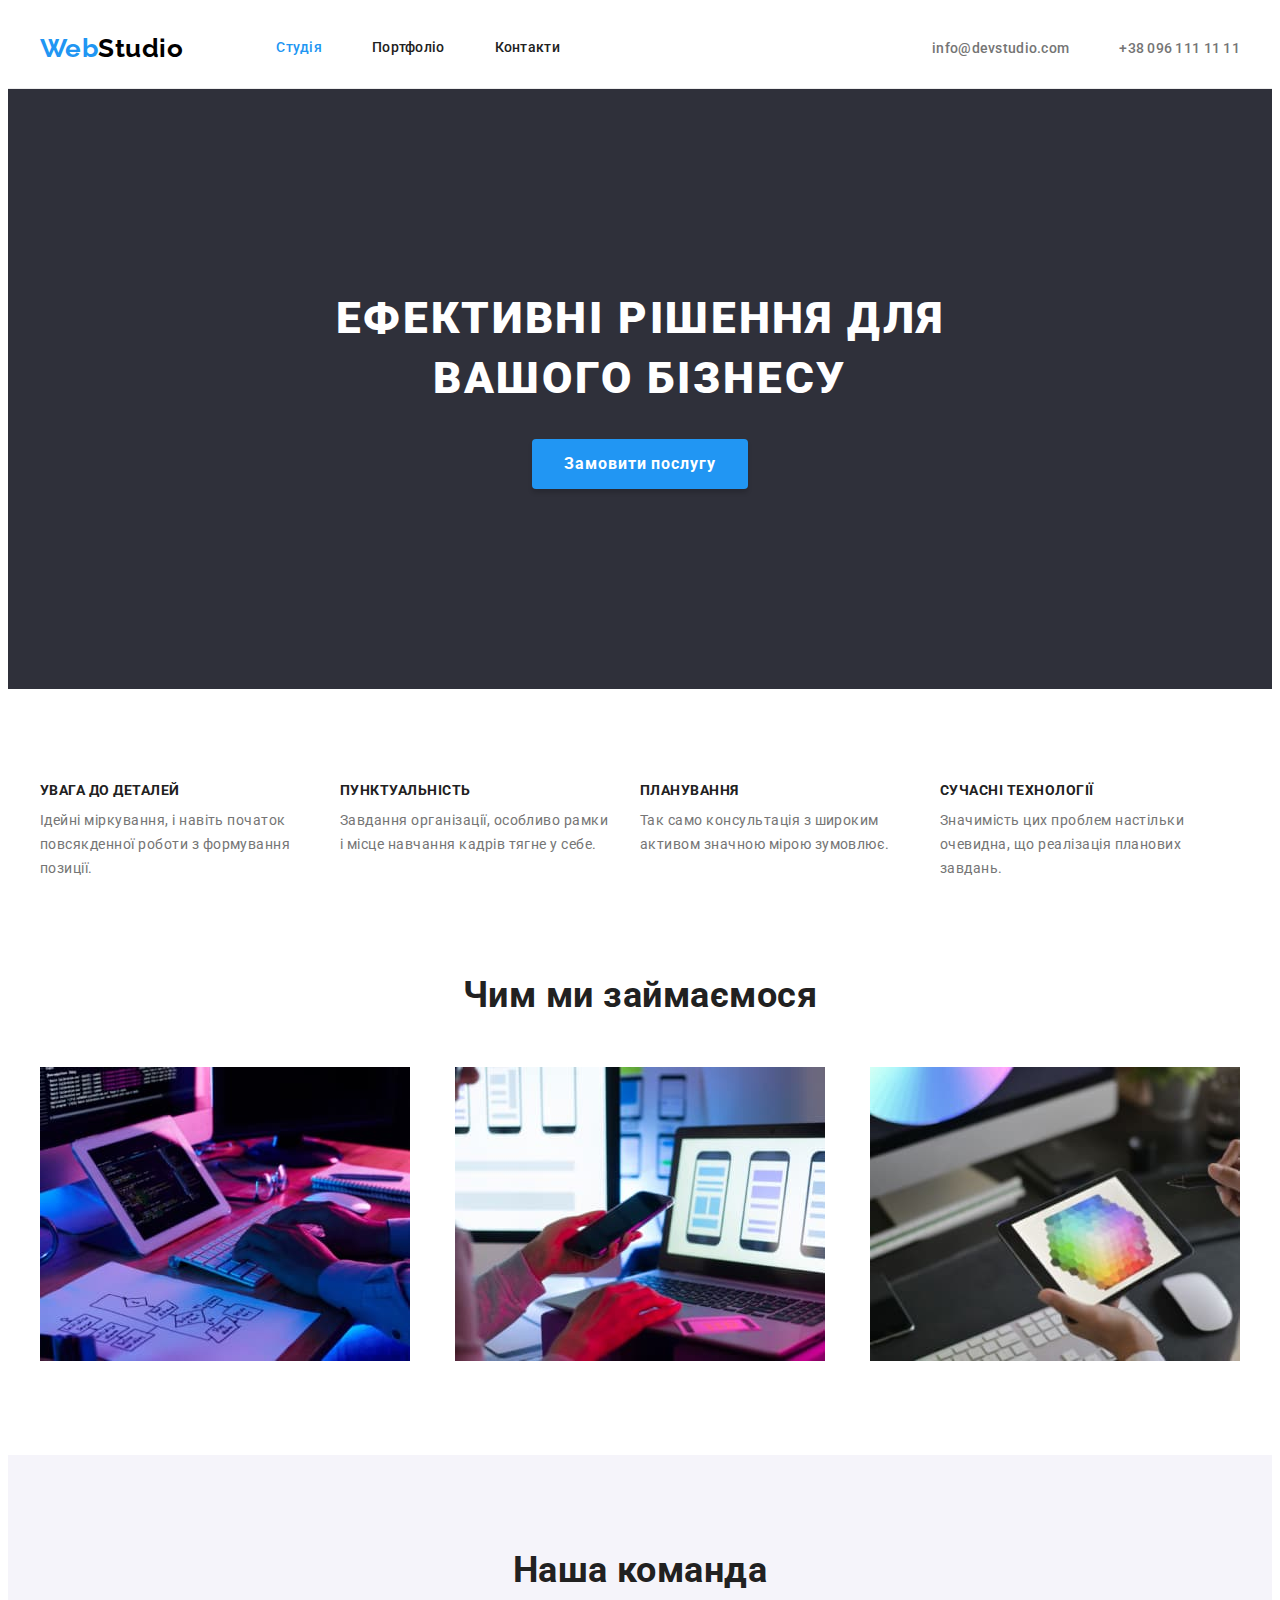
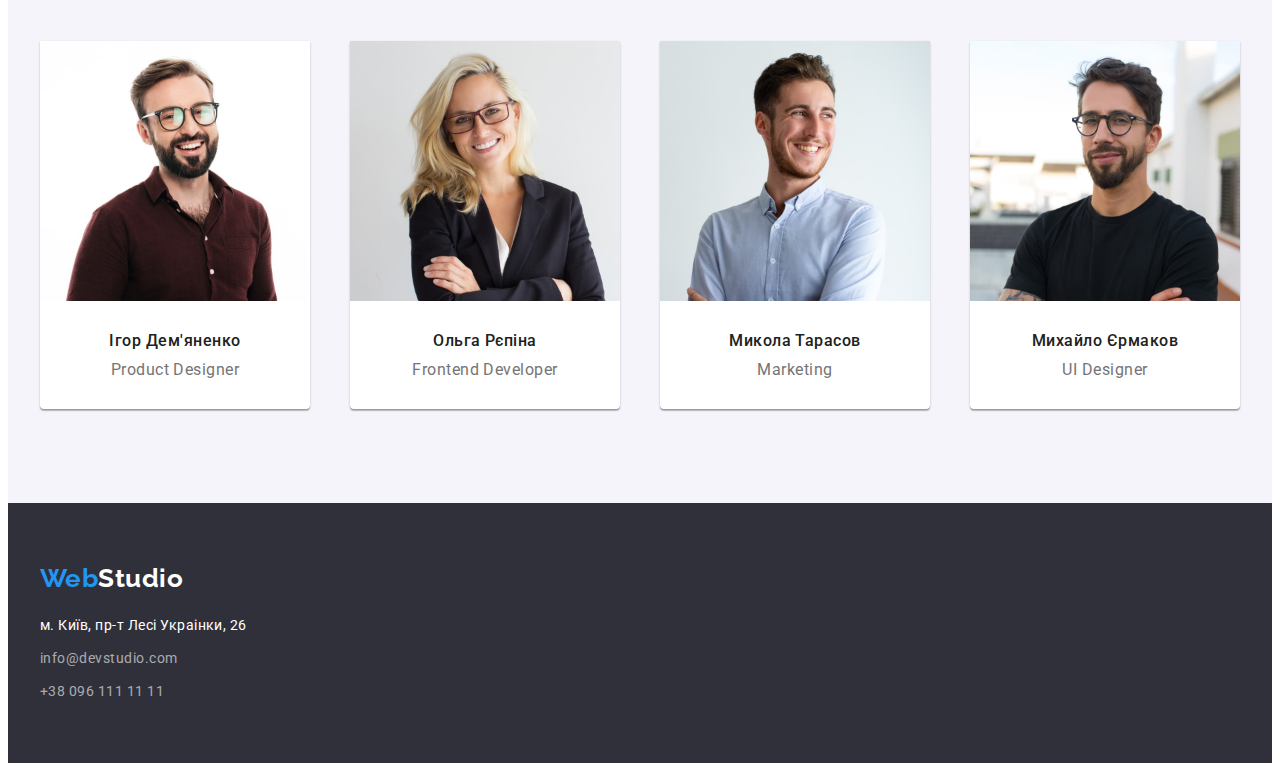
<file: index.html>
<!DOCTYPE html>
<html lang="uk">
<head>
  <meta charset="UTF-8" />
  <meta http-equiv="X-UA-Compatible" content="IE=edge" />
  <meta name="viewport" content="width=device-width, initial-scale=1.0" />
  <title>WebStudio</title>
  <!-- Fonts -->
  <link rel="preconnect" href="https://fonts.googleapis.com" />
  <link rel="preconnect" href="https://fonts.gstatic.com" crossorigin />
  <link href="https://fonts.googleapis.com/css2?family=Raleway:wght@700&family=Roboto:wght@400;500;700;900&display=swap" rel="stylesheet" />
  <!-- Styles -->
  <link rel="stylesheet" href="https://cdnjs.cloudflare.com/ajax/libs/modern-normalize/1.1.0/modern-normalize.min.css" integrity="sha512-wpPYUAdjBVSE4KJnH1VR1HeZfpl1ub8YT/NKx4PuQ5NmX2tKuGu6U/JRp5y+Y8XG2tV+wKQpNHVUX03MfMFn9Q==" crossorigin="anonymous" referrerpolicy="no-referrer" />
  <link rel="stylesheet" href="./css/styles.css" />
</head>
<body>
  <!-- Header (logo, menu) -->
  <header class="header">
    <div class="container header-container">
      <!-- Menu Nav -->
      <nav class="main-nav">
        <!-- Logo -->
        <a class="logo link" lang="en" href="./index.html">Web<span class="header-logo">Studio</span></a>
        <ul class="nav-list">
          <li class="nav-item">
            <a class="link active-page" href="./index.html">Студія</a>
          </li>
          <li class="nav-item">
            <a class="link" href="./portfolio.html">Портфоліо</a>
          </li>
          <li class="nav-item">
            <a class="link" href="">Контакти</a>
          </li> 
        </ul>
      </nav>

      <!-- Email,tel -->
      <ul class="contact-list">
        <li class="contact-item">
          <a class="link" href="mailto:info@devstudio.com">info@devstudio.com</a>
        </li>
        <li class="contact-item">
          <a class="link" href="tel:+380961111111">+38 096 111 11 11</a>
        </li>
      </ul>
    </div>
  </header>

  <!-- Main -->
  <main>
    <!-- Banner/Hero -->
    <section class="hero">
      <div class="container">
        <h1 class="hero-heading">Ефективні рішення для вашого бізнесу</h1>
        <button class="btn" type="button">Замовити послугу</button>
      </div>
    </section>

    <!-- Features -->
    <section class="features section">
      <div class="container">
        <h2 class="visually-hidden">Наші особливості</h2>
        <ul class="features-list">
          <li class="features-item">
            <h3 class="features-heading">Увага до деталей</h3>
            <p class="features-text">Ідейні міркування, і навіть початок повсякденної роботи з формування позиції.</p>
          </li>
          <li class="features-item">
            <h3 class="features-heading">Пунктуальність</h3>
            <p class="features-text">Завдання організації, особливо рамки і місце навчання кадрів тягне у себе.</p>
          </li>
          <li class="features-item">
            <h3 class="features-heading">Планування</h3>
            <p class="features-text">Так само консультація з широким активом значною мірою зумовлює.</p>
          </li>
          <li class="features-item">
            <h3 class="features-heading">Сучасні технології</h3>
            <p class="features-text">Значимість цих проблем настільки очевидна, що реалізація планових завдань.</p>
          </li>
        </ul>
      </div>
    </section>

    <!-- Services -->
    <section class="section">
      <div class="container">
        <h2 class="services-heading">Чим ми займаємося</h2>
        <ul class="services-list">
          <li class="services-item">
            <img width="370" src="./images/box-1.jpg" alt="Розробник верстає макет" />
          </li>
          <li class="services-item">
            <img width="370" src="./images/box-2.jpg" alt="Розробник адаптує сайт" />
          </li>
          <li class="services-item">
            <img width="370" src="./images/box-3.jpg" alt="Розробник обирає колір" />
          </li>
        </ul>
      </div>
    </section>

    <!-- Team -->
    <section class="team section">
      <div class="container">
        <h2 class="team-heading">Наша команда</h2>
        <ul class="team-list">
          <li class="team-item">
            <img width="270" src="./images/photo-team-01.jpg" alt="Фото Ігора Дем'яненко" />
            <div class="team-footer">
              <h3 class="item-heading">Ігор Дем'яненко</h3>
              <p class="team-text" lang="en">Product Designer</p>
            </div>
          </li>
          <li class="team-item">
            <img width="270" src="./images/photo-team-02.jpg" alt="Фото Ольги Рєпіної" />
            <div class="team-footer">
              <h3 class="item-heading">Ольга Рєпіна</h3>
              <p class="team-text" lang="en">Frontend Developer</p>
            </div>
          </li>
          <li class="team-item">
            <img width="270" src="./images/photo-team-03.jpg" alt="Фото Миколи Тарасова" />
            <div class="team-footer">
              <h3 class="item-heading">Микола Тарасов</h3>
              <p class="team-text" lang="en">Marketing</p>
            </div>
          </li>
          <li class="team-item">
            <img width="270" src="./images/photo-team-04.jpg" alt="Фото Михайла Єрмакова" />
            <div class="team-footer">
              <h3 class="item-heading">Михайло Єрмаков</h3>
              <p class="team-text" lang="en">UI Designer</p>
            </div>
          </li>
        </ul>
      </div>
    </section>
  </main>

  <!-- Footer (logo, contacts) -->
  <footer class="footer">
    <div class="container">
      <a class="logo link" lang="en" href="./index.html">Web<span class="footer-logo">Studio</span></a>
      <address class="address">
        <ul class="address-list">
          <li class="address-item">
            <a class="address-map link" href="https://goo.gl/maps/CPtrU1FHBa2aNyZL9" target="_blank" rel="noopener noreferrer nofollow">
              м. Київ, пр-т Лесі Украінки, 26
            </a>
          </li>
          <li class="address-item">
            <a class="address-link link" href="mailto:info@devstudio.com">info@devstudio.com</a>
          </li>
          <li class="address-item">
            <a class="address-link link" href="tel:+380961111111">+38 096 111 11 11</a>
          </li>
        </ul>
      </address>
    </div>
  </footer>
</body>
</html>
</file>
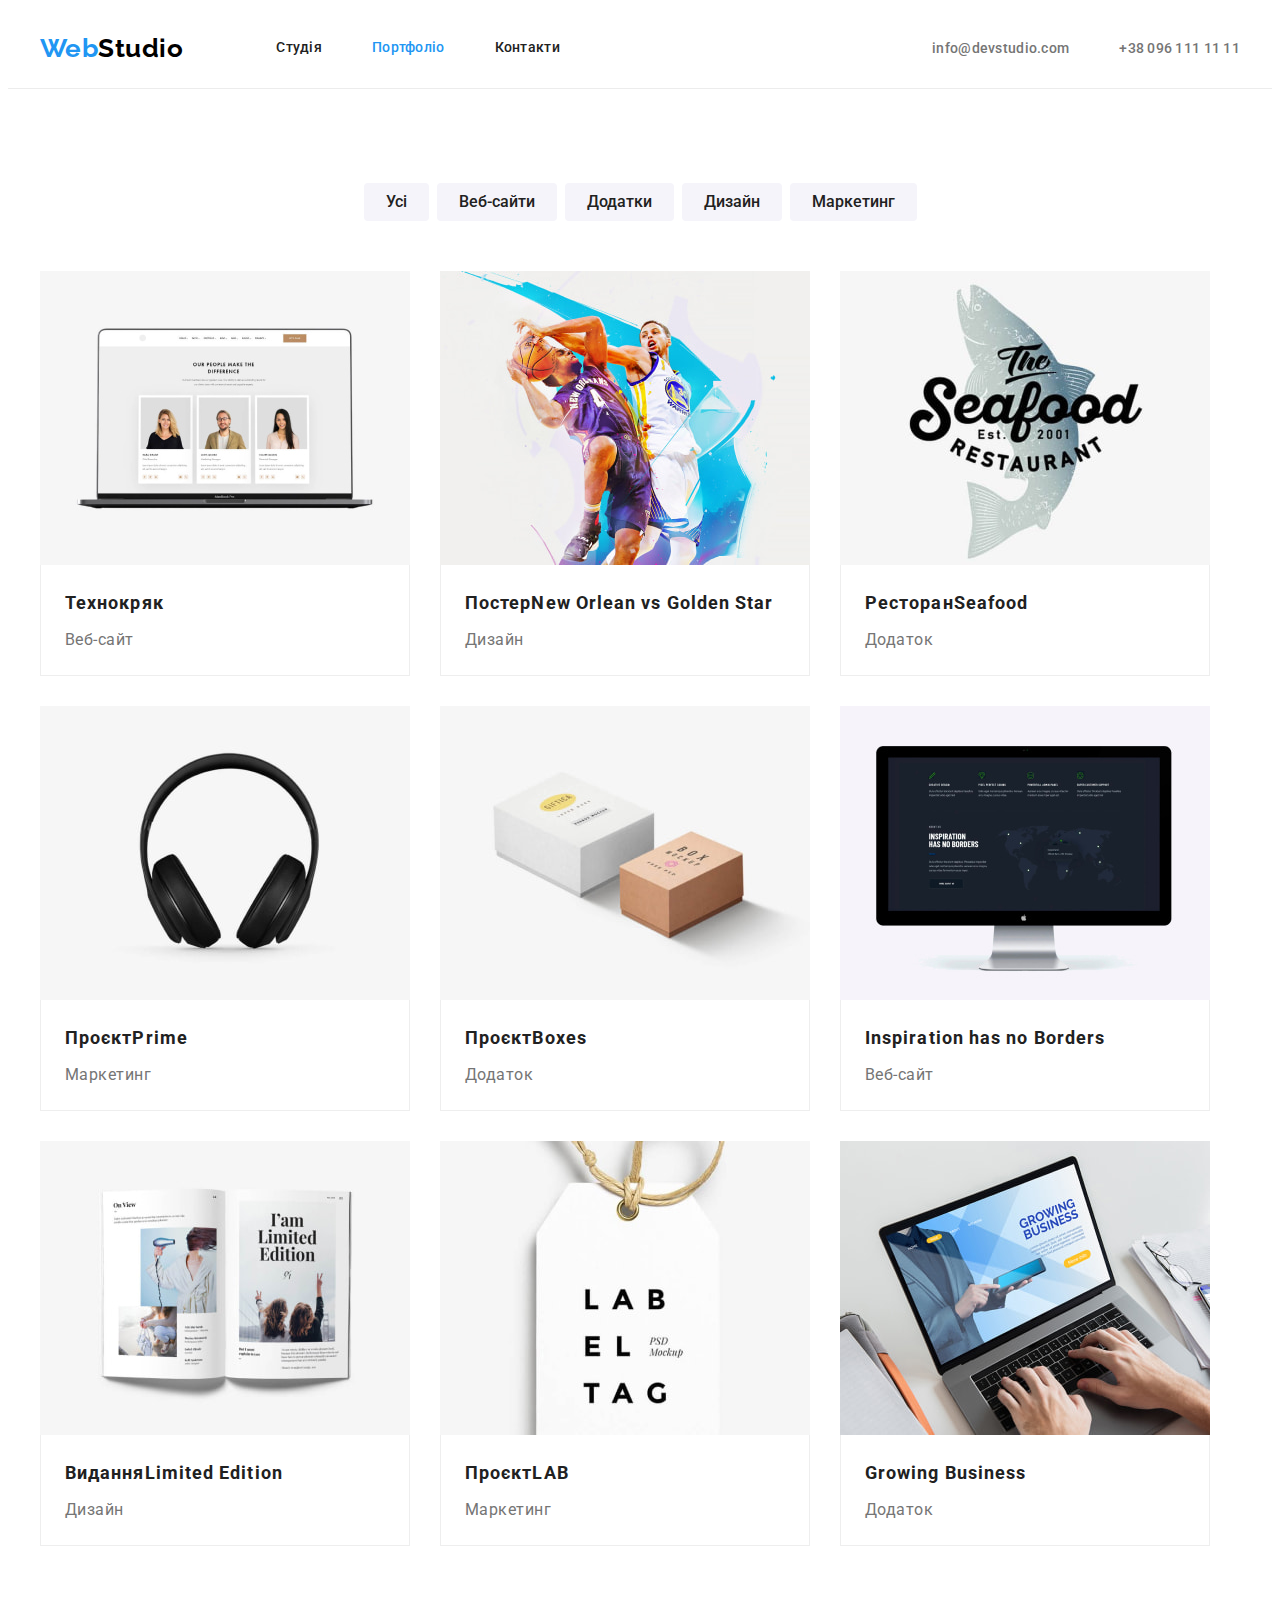
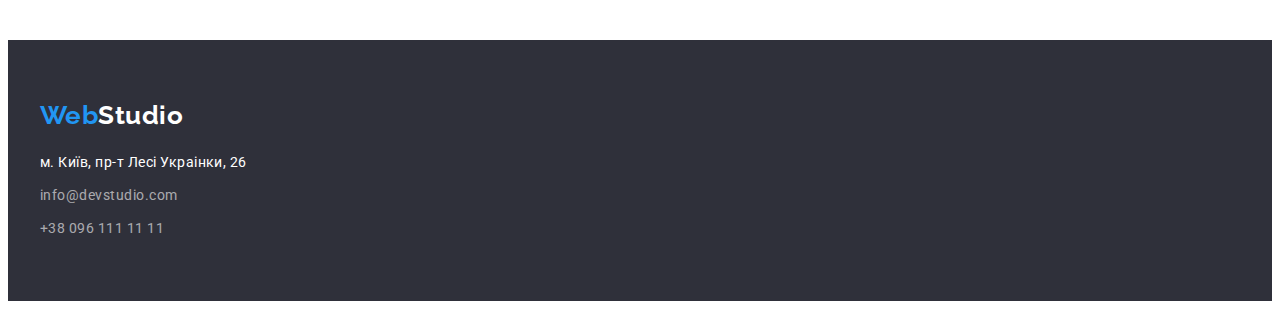
<file: portfolio.html>
<!DOCTYPE html>
<html lang="uk">
<head>
  <meta charset="UTF-8" />
  <meta http-equiv="X-UA-Compatible" content="IE=edge" />
  <meta name="viewport" content="width=device-width, initial-scale=1.0" />
  <title>WebStudio</title>
  <!-- Fonts -->
  <link rel="preconnect" href="https://fonts.googleapis.com" />
  <link rel="preconnect" href="https://fonts.gstatic.com" crossorigin />
  <link href="https://fonts.googleapis.com/css2?family=Raleway:wght@700&family=Roboto:wght@400;500;700;900&display=swap" rel="stylesheet" />
  <!-- Styles -->
  <link rel="stylesheet" href="https://cdnjs.cloudflare.com/ajax/libs/modern-normalize/1.1.0/modern-normalize.min.css" integrity="sha512-wpPYUAdjBVSE4KJnH1VR1HeZfpl1ub8YT/NKx4PuQ5NmX2tKuGu6U/JRp5y+Y8XG2tV+wKQpNHVUX03MfMFn9Q==" crossorigin="anonymous" referrerpolicy="no-referrer" />
  <link rel="stylesheet" href="./css/styles.css" />
</head>
<body>
  <!-- Header (logo, menu) -->
  <header class="header">
    <div class="container header-container">
      <!-- Menu Nav -->
      <nav class="main-nav">
        <!-- Logo -->
        <a class="logo link" lang="en" href="./index.html">Web<span class="header-logo">Studio</span></a>
        <ul class="nav-list">
          <li class="nav-item">
            <a class="link" href="./index.html">Студія</a>
          </li>
          <li class="nav-item">
            <a class="link active-page" href="./portfolio.html">Портфоліо</a>
          </li>
          <li class="nav-item">
            <a class="link" href="">Контакти</a>
          </li> 
        </ul>
      </nav>

      <!-- Email,tel -->
      <ul class="contact-list">
        <li class="contact-item">
          <a class="link" href="mailto:info@devstudio.com">info@devstudio.com</a>
        </li>
        <li class="contact-item">
          <a class="link" href="tel:+380961111111">+38 096 111 11 11</a>
        </li>
      </ul>
    </div>
  </header>

<!-- Main -->
<main>
  <!-- Portfolio  -->
  <section class="section">
    <div class="container">
      <h1 class="visually-hidden">Наше портфоліо</h1>
      <!-- Filter button -->
      <ul class="filter-list">
        <li class="filter-item">
          <button class="filter-btn" type="button">Усі</button>
        </li>
        <li class="filter-item">
          <button class="filter-btn" type="button">Веб-сайти</button>
        </li>
        <li class="filter-item">
          <button class="filter-btn" type="button">Додатки</button>
        </li>
        <li class="filter-item">
          <button class="filter-btn" type="button">Дизайн</button>
        </li>
        <li class="filter-item">
          <button class="filter-btn" type="button">Маркетинг</button>
        </li>
      </ul>

      <!-- Portfolio elements -->
      <ul class="portfolio-list">
        <li class="portfolio-item">
          <a class="link" href="#">
            <img width="370" src="./images/portfolio-01.jpg" alt="Портфоліо роботи технокряк" />
            <div class="portfolio-footer">
              <h2 class="portfolio-heading">Технокряк</h2>
              <p class="portfolio-text">Веб-сайт</p>
            </div>
          </a>
        </li>
        <li class="portfolio-item">
          <a class="link" href="#">
            <img width="370" src="./images/portfolio-02.jpg"
              alt="Портфоліо роботи постер New Orlean vs Golden Star " />
            <div class="portfolio-footer">
              <h2 class="portfolio-heading">Постер<span lang="en">New Orlean vs Golden Star</span></h2>
              <p class="portfolio-text">Дизайн</p>
            </div>
          </a>
        </li>
        <li class="portfolio-item">
          <a class="link" href="#">
            <img width="370" src="./images/portfolio-03.jpg" alt="Портфоліо роботи ресторан Seafood" />
            <div class="portfolio-footer">
              <h2 class="portfolio-heading">Ресторан<span lang="en">Seafood</span></h2>
              <p class="portfolio-text">Додаток</p>
            </div>
          </a>
        </li>
        <li class="portfolio-item">
          <a class="link" href="#">
            <img width="370" src="./images/portfolio-04.jpg" alt="Портфоліо роботи проєкт Prime" />
            <div class="portfolio-footer">
              <h2 class="portfolio-heading">Проєкт<span lang="en">Prime</span></h2>
              <p class="portfolio-text">Маркетинг</p>
            </div>
          </a>
        </li>
        <li class="portfolio-item">
          <a class="link" href="#">
            <img width="370" src="./images/portfolio-05.jpg" alt="Портфоліо роботи Проєкт Boxes" />
            <div class="portfolio-footer">
              <h2 class="portfolio-heading">Проєкт<span lang="en">Boxes</span></h2>
              <p class="portfolio-text">Додаток</p>
            </div>
          </a>
        </li>
        <li class="portfolio-item">
          <a class="link" href="#">
            <img width="370" src="./images/portfolio-06.jpg" alt="Портфоліо роботи Inspiration has no Borders" />
              <div class="portfolio-footer">
              <h2 class="portfolio-heading" lang="en">Inspiration has no Borders</h2>
              <p class="portfolio-text">Веб-сайт</p>
            </div>
          </a>
          <a href=""></a>
        </li>
        <li class="portfolio-item">
          <a class="link" href="#">
            <img width="370" src="./images/portfolio-07.jpg" alt="Портфоліо роботи видання Limited Edition" />
            <div class="portfolio-footer">
              <h2 class="portfolio-heading">Видання<span lang="en">Limited Edition</span></h2>
              <p class="portfolio-text">Дизайн</p>
            </div>
          </a>
        </li>
        <li class="portfolio-item">
          <a class="link" href="#">
            <img width="370" src="./images/portfolio-08.jpg" alt="Портфоліо роботи проєкт LAB" />
            <div class="portfolio-footer">
              <h2 class="portfolio-heading">Проєкт<span lang="en">LAB</span></h2>
              <p class="portfolio-text">Маркетинг</p>
            </div>
          </a>
        </li>
        <li class="portfolio-item">
          <a class="link" href="#">
            <img width="370" src="./images/portfolio-09.jpg" alt="Портфоліо роботи Growing Business" />
            <div class="portfolio-footer">
              <h2 class="portfolio-heading" lang="en">Growing Business</h2>
              <p class="portfolio-text">Додаток</p>
            </div>
          </a>
        </li>
      </ul>
    </div>
  </section>
</main>

<!-- Footer (logo, contacts) -->
<footer class="footer">
  <div class="container">
    <a class="logo link" lang="en" href="./index.html">Web<span class="footer-logo">Studio</span></a>
    <address class="address">
      <ul class="address-list">
        <li class="address-item">
          <a class="address-map link" href="https://goo.gl/maps/CPtrU1FHBa2aNyZL9" target="_blank"
            rel="noopener noreferrer nofollow">
            м. Київ, пр-т Лесі Украінки, 26
          </a>
        </li>
        <li class="address-item">
          <a class="address-link link" href="mailto:info@devstudio.com">info@devstudio.com</a>
        </li>
        <li class="address-item">
          <a class="address-link link" href="tel:+380961111111">+38 096 111 11 11</a>
        </li>
      </ul>
    </address>
  </div>
</footer>
</body>

</html>
</file>
<file: css/styles.css>
:root {
  --bg-cl: #ffffff; /* background color */
  --heading-txt-cl: #212121; /* heading text color */
  --main-txt-cl: #757575; /* main text color  */
  --accent-cl: #2196f3; /* accent color */
  --hero-footer-bg: #2f303a; /* hero/footer background */
  --white-txt-cl: #ffffff; /* white color */
  --black-txt-cl: #000000; /* black color */
  --team-bg: #f5f4fa; /* background team */
  --btn-hover-cl: #188ce8; /* Button hover color */
  --btn-filter-bg: #f5f4fa; /* Button filter color */
}

/* Main content container*/
.container {
  width: 1200px;
  margin: 0 auto;
  padding-left: 15px;
  padding-right: 15px;

}

.section {
  padding-top: 94px;
  padding-bottom: 94px;
}

body {
  font-family: "Roboto", sans-serif;
  letter-spacing: 0.03em;
  
  color: var(--main-txt-cl);
  background-color: var(--bg-cl);
}

h1, h2, h3, h4, h5, h6, p, ul {
  margin: 0;
  padding: 0;
}

img {
    display: block;
    max-width: 100%;
    height: auto;
}

.link {
  text-decoration: none;
}

/* selecteded active page */
.nav-item .active-page {
  color: var(--accent-cl);
}

/* semantic hidden header */
.visually-hidden {
  position: absolute;
  white-space: nowrap;
  width: 1px;
  height: 1px;
  overflow: hidden;
  border: 0;
  padding: 0;
  clip: rect(0 0 0 0);
  clip-path: inset(50%);
  margin: -1px;
}

/*
|-------------------------------|
|            HEADER             |
|-------------------------------|
*/
.header {
  border-bottom: 1px solid #ECECEC;
}

.header-container {
  display: flex;
  align-items: center;
  justify-content: space-between;
}

.main-nav {
  display: flex;
  align-items: center;
}

.logo {
  font-family: "Raleway", sans-serif;
  font-weight: 700;
  font-size: 26px;
  line-height: 1.19;

  color: var(--accent-cl);
}

.header-logo {
  color: var(--black-txt-cl);
}

.nav-list {
  display: flex;
  margin-left: 93px;  
}

.nav-list a {
  display: block;
  padding-top: 32px;
  padding-bottom: 32px;

  font-weight: 500;
  font-size: 14px;
  line-height: 1.14;
  letter-spacing: 0.02em;

  color: var(--heading-txt-cl);
}

.nav-list a:hover,
.nav-list a:focus {
  color: var(--accent-cl);
}

.nav-list .nav-item + .nav-item {
  margin-left: 50px;
}

.nav-item {
  list-style-type: none;
}

.contact-list {
  display: flex;
}

.contact-list a {
  padding-top: 32px;
  padding-bottom: 32px;

  font-weight: 500;
  font-size: 14px;
  line-height: 1.14;
  letter-spacing: 0.02em;

  color: var(--main-txt-cl);
}

.contact-list a:hover,
.contact-list a:focus {
  color: var(--accent-cl);
}

.contact-item {
  list-style-type: none;
}

.contact-list .contact-item + .contact-item {
  margin-left: 50px;
}

/*
|-------------------------------|
|             MAIN              |
|-------------------------------|
*/

/**** index.html ****/

.hero {
  padding-top: 200px;
  padding-bottom: 200px;

  background: var(--hero-footer-bg);
}

.hero-heading {
  margin: 0 auto;
  width: 696px;

  font-weight: 900;
  font-size: 44px;
  line-height: 1.36;

  text-align: center;
  letter-spacing: 0.06em;
  text-transform: uppercase;

  color: var(--white-txt-cl);
}

.btn {
  display: block;
  margin: 30px auto 0 auto;
  padding: 10px 32px;

  font-family: inherit;
  font-weight: 700;
  font-size: 16px;
  line-height: 1.88;
  letter-spacing: 0.06em;

  color: var(--white-txt-cl);
  background: var(--accent-cl);
  border: none;
  cursor: pointer;

  box-shadow: 0px 4px 4px rgba(0, 0, 0, 0.15);
  border-radius: 4px;
}

.btn:hover,
.btn:focus {
  background: var(--btn-hover-cl);
}

.features {
  padding-bottom: 0;
}

.features-list {
  display: flex;
}

.features-item {
  width: 270px;
  list-style-type: none;
}

.features-list .features-item + .features-item {
  margin-left: 30px;
}

.features-heading {
  font-weight: 700;
  font-size: 14px;
  line-height: 1.14;
  text-transform: uppercase;

  color: var(--heading-txt-cl);
}

.features-text {
  margin-top: 10px;

  font-size: 14px;
  line-height: 1.71;
}

.services-heading {
  font-weight: 700;
  font-size: 36px;
  line-height: 1.17;
  text-align: center;

  color: var(--heading-txt-cl);
}

.services-list {
  display: flex;
  justify-content: space-between;
  margin-top: 50px;
}

.services-item {
  list-style-type: none;
}

.team {
  background: var(--team-bg);
}

.team-heading {
  font-weight: 700;
  font-size: 36px;
  line-height: 1.17;
  text-align: center;

  color: var(--heading-txt-cl);
}

.team-list {
  display: flex;
  justify-content: space-between;  
  margin-top: 50px;

}

.team-item {
  display: flex;
  flex-direction: column;
  list-style-type: none;

  background: var(--bg-cl);
  box-shadow: 0px 1px 3px rgba(0, 0, 0, 0.12), 0px 1px 1px rgba(0, 0, 0, 0.14), 0px 2px 1px rgba(0, 0, 0, 0.2);
  border-radius: 0px 0px 4px 4px;
}

.team-footer {
  padding: 30px;
}

.item-heading {
  font-weight: 500;
  font-size: 16px;
  line-height: 1.19;
  text-align: center;

  color: var(--heading-txt-cl);
}

.team-text {
  margin-top: 10px;
  font-size: 16px;
  line-height: 1.19;
  text-align: center;

  color: var(--main-txt-cl);
}

/**** portfolio.html ****/

.filter-list {
  display: flex;
  justify-content: center;
}

.filter-item {
  list-style-type: none;
}

.filter-list .filter-item + .filter-item {
  margin-left: 8px;
}

.filter-btn {
  padding: 6px 22px;

  font-family: inherit;
  font-weight: 500;
  font-size: 16px;
  line-height: 1.62;
  border: none;
  border-radius: 4px;

  color: var(--heading-txt-cl);
  background: var(--btn-filter-bg);

  cursor: pointer;
}

.filter-btn:hover,
.filter-btn:focus {
  color: var(--white-txt-cl);
  background: var(--accent-cl);
  box-shadow: 0px 3px 1px rgba(0, 0, 0, 0.1), 0px 1px 2px rgba(0, 0, 0, 0.08), 0px 2px 2px rgba(0, 0, 0, 0.12);
}

.portfolio-list {
  display: flex;
  flex-wrap: wrap;
  gap: 30px;
  margin-top: 50px;

}

.portfolio-item {
  list-style-type: none;
}

.portfolio-footer {
  padding: 20px 24px;
  border-left: 1px solid #EEEEEE;
  border-bottom: 1px solid #EEEEEE;
  border-right: 1px solid #EEEEEE;
}

.portfolio-heading {
  font-weight: 700;
  font-size: 18px;
  line-height: 2;
  letter-spacing: 0.06em;

  color: var(--heading-txt-cl);
}

.portfolio-text {
  margin-top: 4px;

  font-size: 16px;
  line-height: 1.88;

  color: var(--main-txt-cl);
}

/*
|-------------------------------|
|            FOOTER             |
|-------------------------------|
*/

.footer {
  padding-top: 60px;
  padding-bottom: 60px;

  background: var(--hero-footer-bg);
}

.footer-logo {
  color: var(--white-txt-cl);
}

.address {
  margin-top: 20px;
  font-style: normal;
}

.address-list a:hover,
.address-list a:focus {
  color: var(--accent-cl);
}

.address-item {
  list-style-type: none;
}

.address-list .address-item + .address-item {
  margin-top: 9px;
}

.address-map {
  font-size: 14px;
  line-height: 1.71;

  color: var(--white-txt-cl);
}

.address-link {
  font-size: 14px;
  line-height: 1.71;

  color: rgba(255, 255, 255, 0.6);
}
</file>
